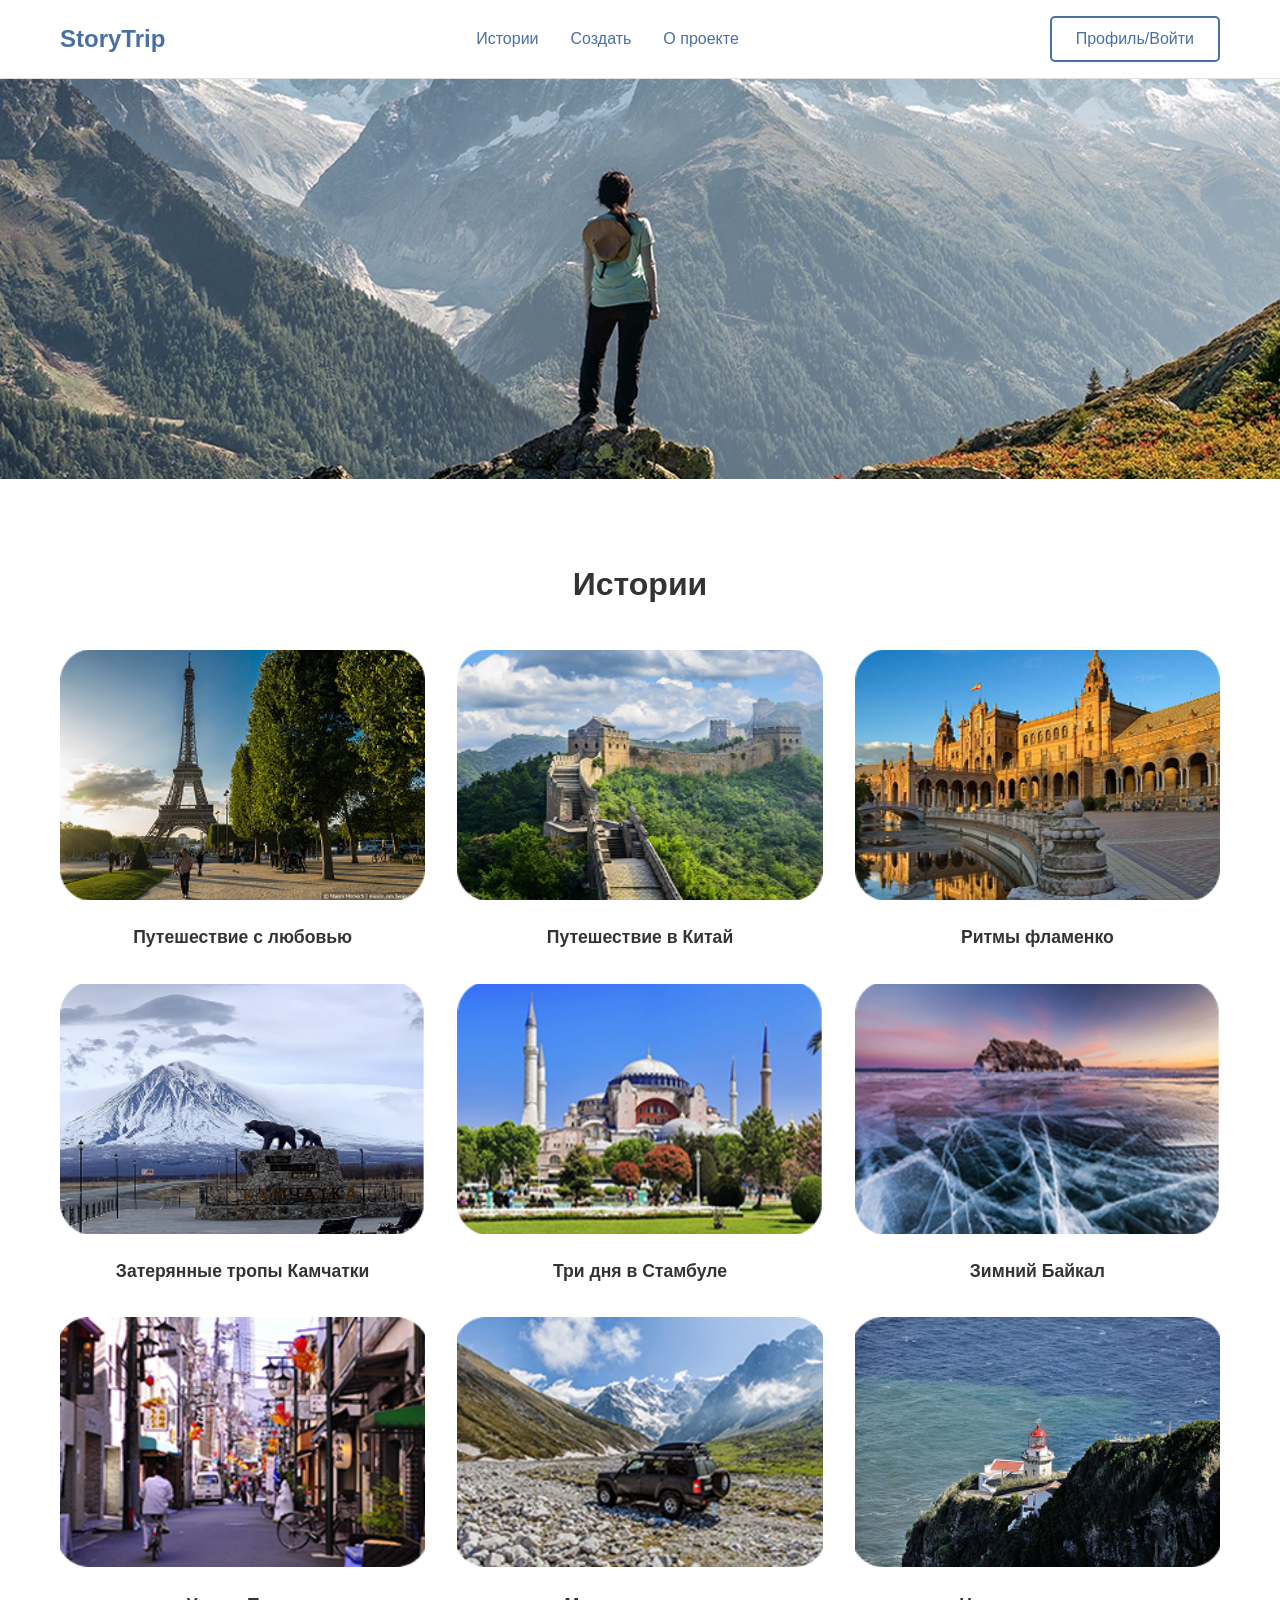
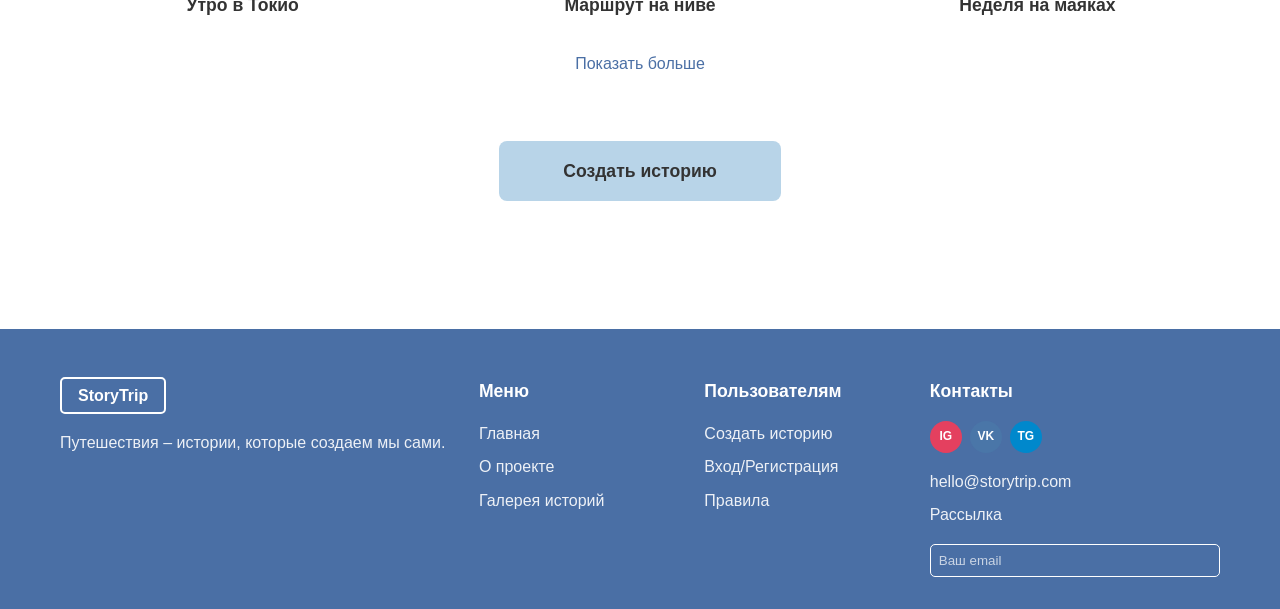
<file: index.html>
<!DOCTYPE html>
<html lang="ru">

<head>
    <meta charset="UTF-8">
    <meta name="viewport" content="width=device-width, initial-scale=1.0">
    <title>StoryTrip - Главная</title>
    <link rel="stylesheet" href="styles.css">
</head>

<body>
    <header class="header">
        <nav class="navbar container">
            <a href="index.html" class="logo">StoryTrip</a>
            <ul class="nav-menu">
                <li><a href="gallery.html" class="nav-link">Истории</a></li>
                <li><a href="create.html" class="nav-link">Создать</a></li>
                <li><a href="about.html" class="nav-link">О проекте</a></li>
            </ul>
            <a href="profile.html" class="btn-profile">Профиль/Войти</a>
        </nav>
    </header>

    <section class="hero">
        <img src="images/main/hero.png" alt="Горы" class="hero-image">
    </section>

    <main class="container">
        <section class="stories-section">
            <h2 class="section-title">Истории</h2>

            <div class="stories-grid">
                <div class="story-card">
                    <img src="./images/main/trip_to_paris.png" alt="Париж">
                    <h3>Путешествие с любовью</h3>
                </div>

                <div class="story-card">
                    <img src="./images/main/trip_to_china.png" alt="Китай">
                    <h3>Путешествие в Китай</h3>
                </div>

                <div class="story-card">
                    <img src="./images/main/trip_to_flomenco.png" alt="Испания">
                    <h3>Ритмы фламенко</h3>
                </div>

                <div class="story-card">
                    <img src="./images/main/kamchatka.png" alt="Испания">
                    <h3>Затерянные тропы Камчатки</h3>
                </div>

                <div class="story-card">
                    <img src="./images/main/stambul.png" alt="Испания">
                    <h3>Три дня в Стамбуле</h3>
                </div>

                <div class="story-card">
                    <img src="./images/main/baikal.png" alt="Испания">
                    <h3>Зимний Байкал</h3>
                </div>

                <div class="story-card">
                    <img src="./images/main/tokyo.png" alt="Испания">
                    <h3>Утро в Токио</h3>
                </div>

                <div class="story-card">
                    <img src="./images/main/niva.png" alt="Испания">
                    <h3>Маршрут на ниве</h3>
                </div>

                <div class="story-card">
                    <img src="./images/main/maik.png" alt="Испания">
                    <h3>Неделя на маяках</h3>
                </div>
            </div>

            <div class="text-center">
                <a href="./gallery.html" class="show-more">Показать больше</a>
            </div>

            <div class="text-center mt-4">
                <a href="create.html" class="btn-primary btn-large">Создать историю</a>
            </div>
        </section>
    </main>

    <footer class="footer">
        <div class="container">
            <div class="footer-grid">
                <div class="footer-col">
                    <div class="footer-logo">StoryTrip</div>
                    <p>Путешествия – истории, которые создаем мы сами.</p>
                </div>

                <div class="footer-col">
                    <h4>Меню</h4>
                    <ul>
                        <li><a href="index.html">Главная</a></li>
                        <li><a href="about.html">О проекте</a></li>
                        <li><a href="#">Галерея историй</a></li>
                    </ul>
                </div>

                <div class="footer-col">
                    <h4>Пользователям</h4>
                    <ul>
                        <li><a href="create.html">Создать историю</a></li>
                        <li><a href="#">Вход/Регистрация</a></li>
                        <li><a href="#">Правила</a></li>
                    </ul>
                </div>

                <div class="footer-col">
                    <h4>Контакты</h4>
                    <div class="social-icons">
                        <span class="social-icon instagram">IG</span>
                        <span class="social-icon vk">VK</span>
                        <span class="social-icon telegram">TG</span>
                    </div>
                    <p>hello@storytrip.com</p>
                    <p>Рассылка</p>
                    <input type="email" placeholder="Ваш email" class="email-input">
                </div>
            </div>
        </div>
    </footer>
</body>

</html>
</file>
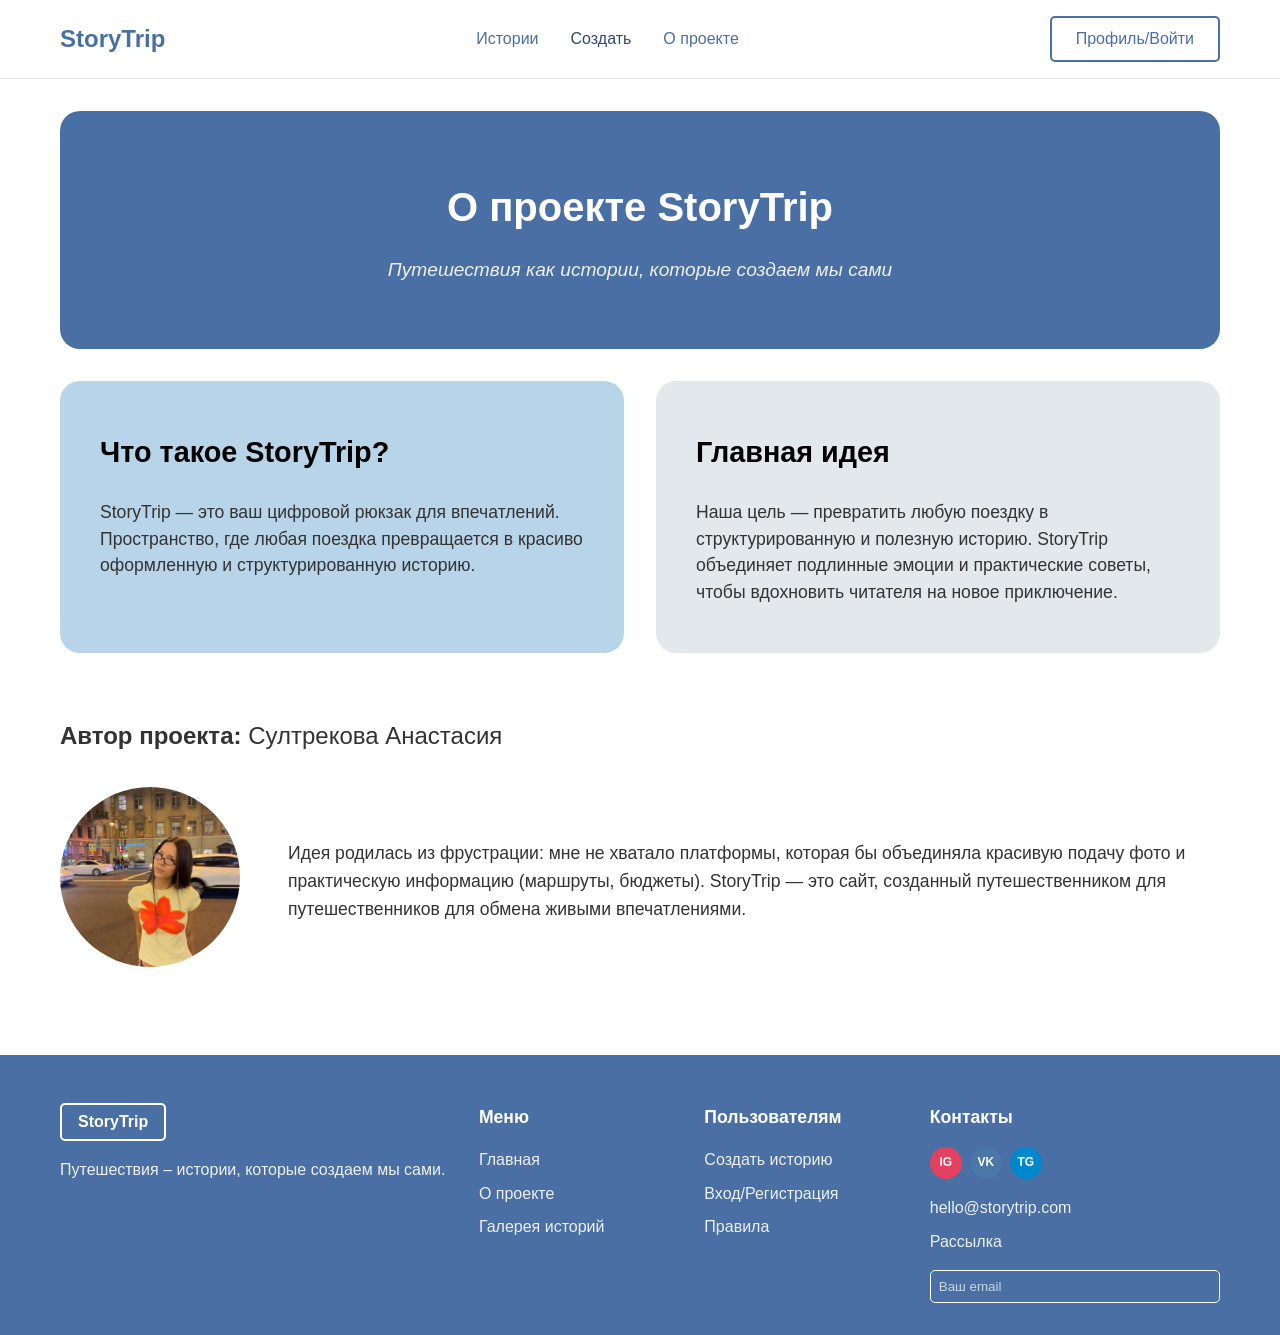
<file: about.html>
<!DOCTYPE html>
<html lang="ru">

<head>
  <meta charset="UTF-8">
  <meta name="viewport" content="width=device-width, initial-scale=1.0">
  <title>Создать историю - StoryTrip</title>
  <link rel="stylesheet" href="about.css">
</head>

<body>
  <header class="header">
    <nav class="navbar container">
      <a href="index.html" class="logo">StoryTrip</a>
      <ul class="nav-menu">
        <li><a href="gallery.html" class="nav-link">Истории</a></li>
        <li><a href="create.html" class="nav-link active">Создать</a></li>
        <li><a href="about.html" class="nav-link">О проекте</a></li>
      </ul>
      <a href="profile.html" class="btn-profile">Профиль/Войти</a>
    </nav>
  </header>

  <main class="container">
    <section class="about-hero">
      <h1>О проекте StoryTrip</h1>
      <p>Путешествия как истории, которые создаем мы сами</p>
    </section>

    <section class="about-grid">
      <div class="about-card blue-card">
        <h2>Что такое StoryTrip?</h2>
        <p>StoryTrip — это ваш цифровой рюкзак для впечатлений. Пространство, где любая поездка превращается в красиво
          оформленную и структурированную историю.</p>
      </div>
      <div class="about-card gray-card">
        <h2>Главная идея</h2>
        <p>Наша цель — превратить любую поездку в структурированную и полезную историю. StoryTrip объединяет подлинные
          эмоции и практические советы, чтобы вдохновить читателя на новое приключение.</p>
      </div>
    </section>

    <section class="author-section">
      <h2 class="author-title">Автор проекта: <span>Султрекова Анастасия</span></h2>
      <div class="author-content">
        <div class="author-avatar">
          <img src="./images/about/me.png" alt="Султрекова Анастасия">
        </div>
        <div class="author-description">
          <p>Идея родилась из фрустрации: мне не хватало платформы, которая бы объединяла красивую подачу фото и
            практическую информацию (маршруты, бюджеты). StoryTrip — это сайт, созданный путешественником для
            путешественников для обмена живыми впечатлениями.</p>
        </div>
      </div>
    </section>
  </main>

  <footer class="footer">
    <div class="container">
      <div class="footer-grid">
        <div class="footer-col">
          <div class="footer-logo">StoryTrip</div>
          <p>Путешествия – истории, которые создаем мы сами.</p>
        </div>

        <div class="footer-col">
          <h4>Меню</h4>
          <ul>
            <li><a href="index.html">Главная</a></li>
            <li><a href="#">О проекте</a></li>
            <li><a href="#">Галерея историй</a></li>
          </ul>
        </div>

        <div class="footer-col">
          <h4>Пользователям</h4>
          <ul>
            <li><a href="create.html">Создать историю</a></li>
            <li><a href="profile.html">Вход/Регистрация</a></li>
            <li><a href="#">Правила</a></li>
          </ul>
        </div>

        <div class="footer-col">
          <h4>Контакты</h4>
          <div class="social-icons">
            <span class="social-icon instagram">IG</span>
            <span class="social-icon vk">VK</span>
            <span class="social-icon telegram">TG</span>
          </div>
          <p>hello@storytrip.com</p>
          <p>Рассылка</p>
          <input type="email" placeholder="Ваш email" class="email-input">
        </div>
      </div>
    </div>
  </footer>
</body>

</html>
</file>
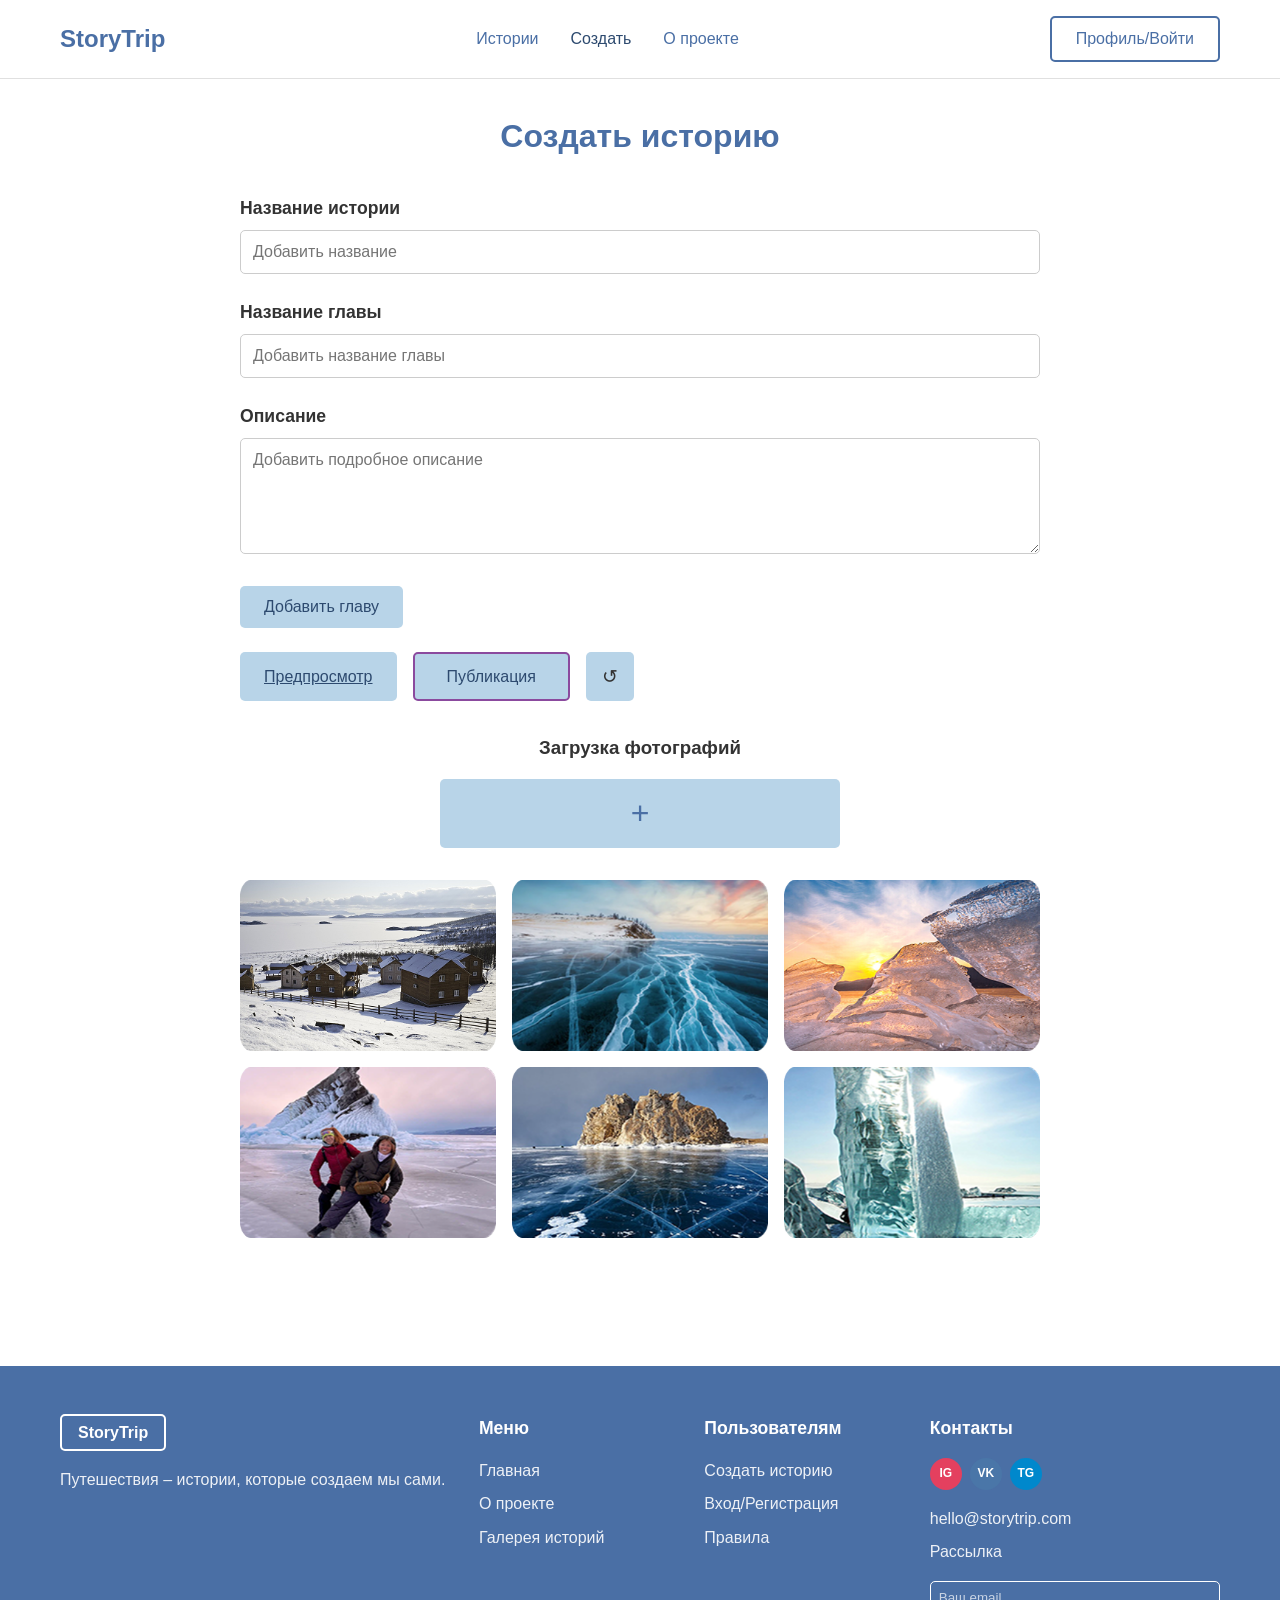
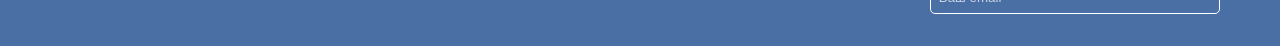
<file: create.html>
<!DOCTYPE html>
<html lang="ru">

<head>
    <meta charset="UTF-8">
    <meta name="viewport" content="width=device-width, initial-scale=1.0">
    <title>Создать историю - StoryTrip</title>
    <link rel="stylesheet" href="create.css">
</head>

<body>
    <header class="header">
        <nav class="navbar container">
            <a href="index.html" class="logo">StoryTrip</a>
            <ul class="nav-menu">
                <li><a href="gallery.html" class="nav-link">Истории</a></li>
                <li><a href="create.html" class="nav-link active">Создать</a></li>
                <li><a href="about.html" class="nav-link">О проекте</a></li>
            </ul>
            <a href="profile.html" class="btn-profile">Профиль/Войти</a>
        </nav>
    </header>

    <main class="container">
        <section class="create-section">
            <h1 class="page-title">Создать историю</h1>

            <form class="create-form">
                <div class="form-group">
                    <label for="story-title">Название истории</label>
                    <input type="text" id="story-title" placeholder="Добавить название">
                </div>

                <div class="form-group">
                    <label for="chapter-title">Название главы</label>
                    <input type="text" id="chapter-title" placeholder="Добавить название главы">
                </div>

                <div class="form-group">
                    <label for="description">Описание</label>
                    <textarea id="description" rows="5" placeholder="Добавить подробное описание"></textarea>
                </div>

                <div class="form-actions">
                    <button type="button" class="btn-secondary">Добавить главу</button>
                </div>

                <div class="form-actions">
                    <a href="preview.html" class="btn-secondary">Предпросмотр</a>
                    <button type="submit" class="btn-publish">Публикация</button>
                    <button type="reset" class="btn-undo">↺</button>
                </div>

                <div class="upload-section">
                    <h3>Загрузка фотографий</h3>
                    <button type="button" class="btn-upload">+</button>
                </div>

                <div class="photos-grid">
                    <div class="photo-item">
                        <img src="./images/create/houses.png" alt="Фото 1">
                    </div>
                    <div class="photo-item">
                        <img src="./images/create/ice_with_snow.png" alt="Фото 2">
                    </div>
                    <div class="photo-item">
                        <img src="./images/create/ice_with_sun.png" alt="Фото 3">
                    </div>
                    <div class="photo-item">
                        <img src="./images/create/two_people.png" alt="Фото 4">
                    </div>
                    <div class="photo-item">
                        <img src="./images/create/mountain.png" alt="Фото 5">
                    </div>
                    <div class="photo-item">
                        <img src="./images/create/ice.png" alt="Фото 6">
                    </div>
                </div>
            </form>
        </section>
    </main>

    <footer class="footer">
        <div class="container">
            <div class="footer-grid">
                <div class="footer-col">
                    <div class="footer-logo">StoryTrip</div>
                    <p>Путешествия – истории, которые создаем мы сами.</p>
                </div>

                <div class="footer-col">
                    <h4>Меню</h4>
                    <ul>
                        <li><a href="index.html">Главная</a></li>
                        <li><a href="about.html">О проекте</a></li>
                        <li><a href="#">Галерея историй</a></li>
                    </ul>
                </div>

                <div class="footer-col">
                    <h4>Пользователям</h4>
                    <ul>
                        <li><a href="create.html">Создать историю</a></li>
                        <li><a href="profile.html">Вход/Регистрация</a></li>
                        <li><a href="#">Правила</a></li>
                    </ul>
                </div>

                <div class="footer-col">
                    <h4>Контакты</h4>
                    <div class="social-icons">
                        <span class="social-icon instagram">IG</span>
                        <span class="social-icon vk">VK</span>
                        <span class="social-icon telegram">TG</span>
                    </div>
                    <p>hello@storytrip.com</p>
                    <p>Рассылка</p>
                    <input type="email" placeholder="Ваш email" class="email-input">
                </div>
            </div>
        </div>
    </footer>
</body>

</html>
</file>
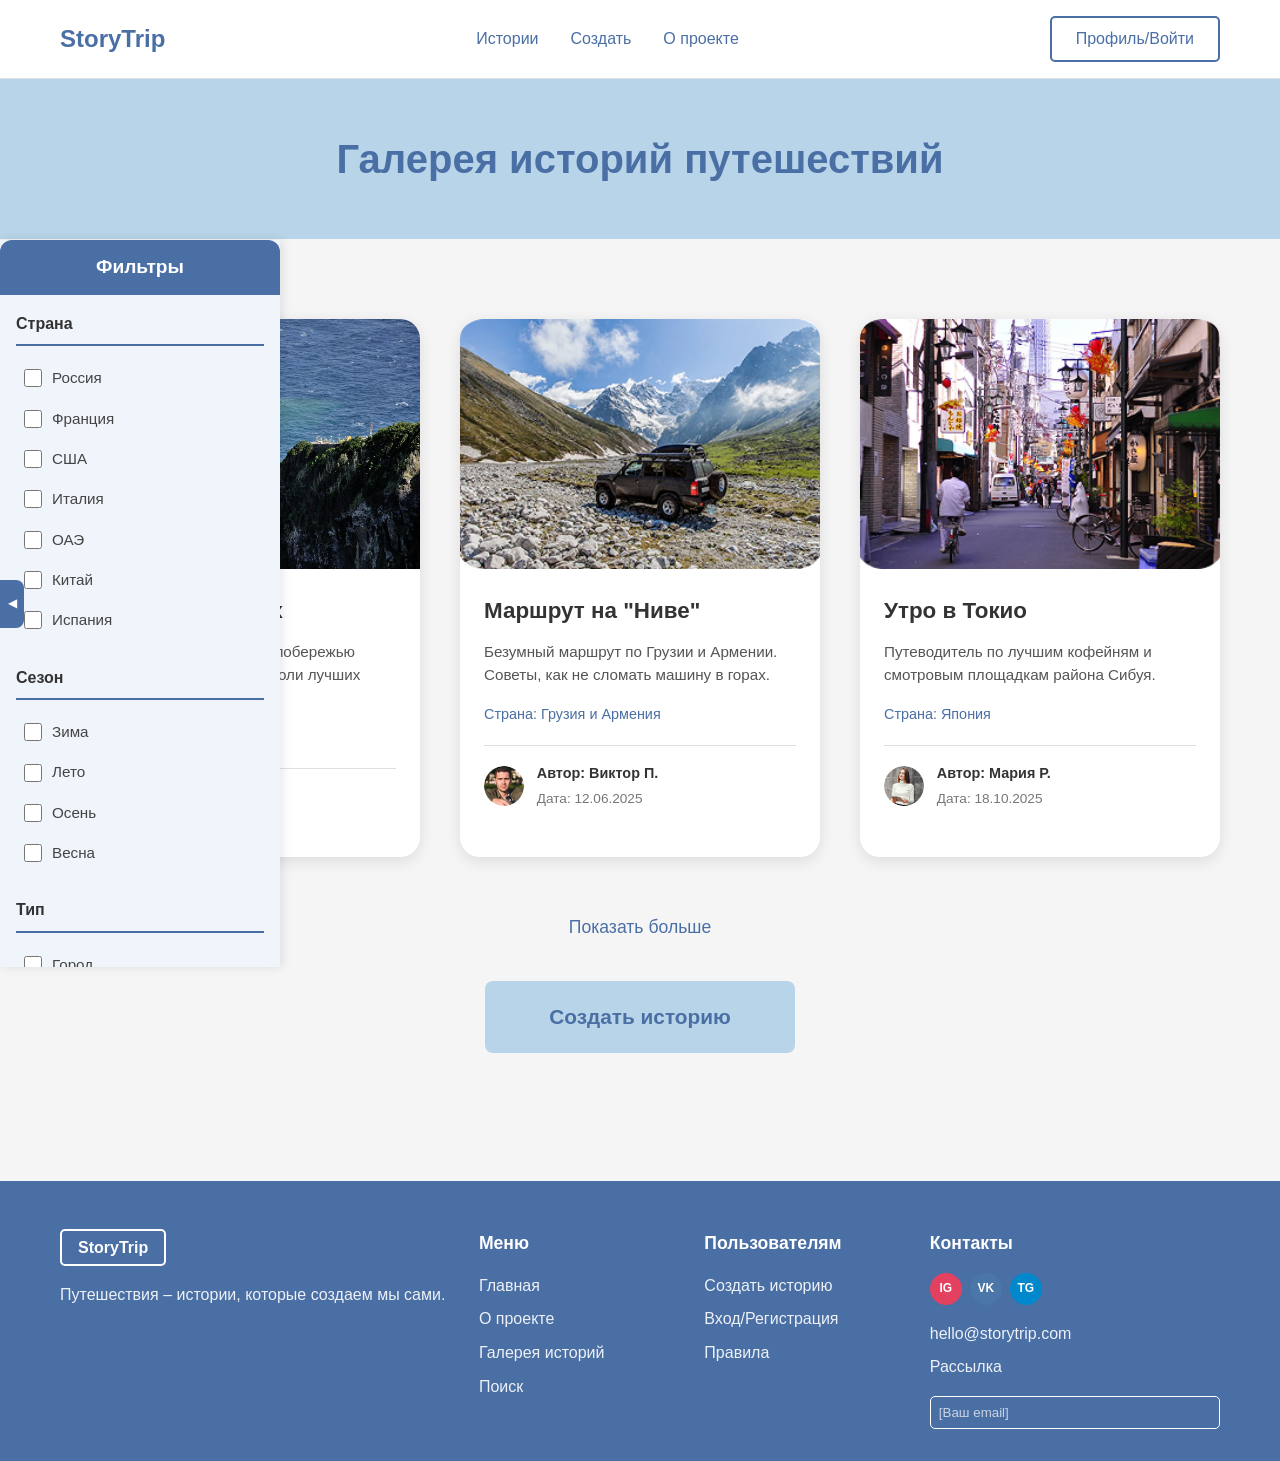
<file: gallery.html>
<!DOCTYPE html>
<html lang="ru">

<head>
  <meta charset="UTF-8">
  <meta name="viewport" content="width=device-width, initial-scale=1.0">
  <title>Галерея историй - StoryTrip</title>
  <link rel="stylesheet" href="gallery.css">
</head>

<body>


  <header class="header">
    <nav class="navbar container">
      <a href="index.html" class="logo">StoryTrip</a>
      <ul class="nav-menu">
        <li><a href="gallery.html" class="nav-link">Истории</a></li>
        <li><a href="create.html" class="nav-link">Создать</a></li>
        <li><a href="about.html" class="nav-link">О проекте</a></li>
      </ul>
      <a href="profile.html" class="btn-profile">Профиль/Войти</a>
    </nav>
  </header>

  <main>
    <div class="container">


      <aside class="sidebar-filters">
        <div class="sidebar-toggle sidebar-toggle-left">
          <span>◀</span>
        </div>

        <div class="filters-content">
          <div class="filters-header">
            <h3>Фильтры</h3>
          </div>

          <div class="filters-body">
            <div class="filter-section">
              <h4>Страна</h4>
              <label class="checkbox-label">
                <input type="checkbox" name="country" value="russia">
                <span>Россия</span>
              </label>
              <label class="checkbox-label">
                <input type="checkbox" name="country" value="france">
                <span>Франция</span>
              </label>
              <label class="checkbox-label">
                <input type="checkbox" name="country" value="usa">
                <span>США</span>
              </label>
              <label class="checkbox-label">
                <input type="checkbox" name="country" value="italy">
                <span>Италия</span>
              </label>
              <label class="checkbox-label">
                <input type="checkbox" name="country" value="uae">
                <span>ОАЭ</span>
              </label>
              <label class="checkbox-label">
                <input type="checkbox" name="country" value="china">
                <span>Китай</span>
              </label>
              <label class="checkbox-label">
                <input type="checkbox" name="country" value="spain">
                <span>Испания</span>
              </label>
            </div>

            <div class="filter-section">
              <h4>Сезон</h4>
              <label class="checkbox-label">
                <input type="checkbox" name="season" value="winter">
                <span>Зима</span>
              </label>
              <label class="checkbox-label">
                <input type="checkbox" name="season" value="summer">
                <span>Лето</span>
              </label>
              <label class="checkbox-label">
                <input type="checkbox" name="season" value="autumn">
                <span>Осень</span>
              </label>
              <label class="checkbox-label">
                <input type="checkbox" name="season" value="spring">
                <span>Весна</span>
              </label>
            </div>

            <div class="filter-section">
              <h4>Тип</h4>
              <label class="checkbox-label">
                <input type="checkbox" name="type" value="city">
                <span>Город</span>
              </label>
              <label class="checkbox-label">
                <input type="checkbox" name="type" value="nature">
                <span>Природа</span>
              </label>
              <label class="checkbox-label">
                <input type="checkbox" name="type" value="coast">
                <span>Побережье</span>
              </label>
              <label class="checkbox-label">
                <input type="checkbox" name="type" value="mountains">
                <span>Горы</span>
              </label>
              <label class="checkbox-label">
                <input type="checkbox" name="type" value="parks">
                <span>Парки</span>
              </label>
            </div>
          </div>
        </div>

        <div class="sidebar-toggle sidebar-toggle-right">
          <span>▶</span>
        </div>
      </aside>
    </div>
    <section class="hero">
      <div class="container">
        <h1 class="hero-title">Галерея историй путешествий</h1>
      </div>
    </section>

    <section class="stories-section">
      <div class="container">
        <div class="stories-grid">
          <!-- Card 1 -->
          <a href="./story.html"class="story-card">
            <div class="story-image">
              <img src="./images/gallery/maik.png" alt="Маяк в Португалии">
            </div>
            <div class="story-content">
              <h3 class="story-title">Неделя на маяках</h3>
              <p class="story-description">
                7 дней по Атлантическому побережью Португалии. Все явки и пароли лучших маяков.
              </p>
              <p class="story-country">Страна: Португалия</p>
              <div class="story-meta">
                <div class="story-author">
                  <img src="./images/gallery/anna.png" alt="Анна 3." class="author-avatar">
                  <div class="author-info">
                    <span class="author-name">Автор: Анна 3.</span>
                    <span class="story-date">Дата: 25.09.2025</span>
                  </div>
                </div>
              </div>
            </div>
          </a>

          <!-- Card 2 -->
          <a class="story-card">
            <div class="story-image">
              <img src="./images/gallery/niva.png" alt="Нива в горах">
            </div>
            <div class="story-content">
              <h3 class="story-title">Маршрут на "Ниве"</h3>
              <p class="story-description">
                Безумный маршрут по Грузии и Армении. Советы, как не сломать машину в горах.
              </p>
              <p class="story-country">Страна: Грузия и Армения</p>
              <div class="story-meta">
                <div class="story-author">
                  <img src="./images/gallery/victor.png" alt="Виктор П." class="author-avatar">
                  <div class="author-info">
                    <span class="author-name">Автор: Виктор П.</span>
                    <span class="story-date">Дата: 12.06.2025</span>
                  </div>
                </div>
              </div>
            </div>
          </a>

          <!-- Card 3 -->
          <a class="story-card">
            <div class="story-image">
              <img src="./images/gallery/tokyo.png" alt="Улица в Токио">
            </div>
            <div class="story-content">
              <h3 class="story-title">Утро в Токио</h3>
              <p class="story-description">
                Путеводитель по лучшим кофейням и смотровым площадкам района Сибуя.
              </p>
              <p class="story-country">Страна: Япония</p>
              <div class="story-meta">
                <div class="story-author">
                  <img src="./images/gallery/marya.png" alt="Мария Р." class="author-avatar">
                  <div class="author-info">
                    <span class="author-name">Автор: Мария Р.</span>
                    <span class="story-date">Дата: 18.10.2025</span>
                  </div>
                </div>
              </div>
            </div>
          </a>
        </div>

        <div class="text-center">
          <a href="#" class="show-more">Показать больше</a>
        </div>

        <div class="text-center mt-4">
          <a href="create.html" class="btn-primary btn-large">Создать историю</a>
        </div>
      </div>
    </section>
  </main>

  <footer class="footer">
    <div class="container">
      <div class="footer-grid">
        <div class="footer-col">
          <div class="footer-logo">StoryTrip</div>
          <p>Путешествия – истории, которые создаем мы сами.</p>
        </div>

        <div class="footer-col">
          <h4>Меню</h4>
          <ul>
            <li><a href="index.html">Главная</a></li>
            <li><a href="about.html">О проекте</a></li>
            <li><a href="gallery.html">Галерея историй</a></li>
            <li><a href="#">Поиск</a></li>
          </ul>
        </div>

        <div class="footer-col">
          <h4>Пользователям</h4>
          <ul>
            <li><a href="create.html">Создать историю</a></li>
            <li><a href="profile.html">Вход/Регистрация</a></li>
            <li><a href="#">Правила</a></li>
            <!-- <li><a href="#">Помощь/ FAQ</a></li> -->
          </ul>
        </div>

        <div class="footer-col">
          <h4>Контакты</h4>
          <div class="social-icons">
            <span class="social-icon instagram">IG</span>
            <span class="social-icon vk">VK</span>
            <span class="social-icon telegram">TG</span>
          </div>
          <p>hello@storytrip.com</p>
          <p>Рассылка</p>
          <input type="email" placeholder="[Ваш email]" class="email-input">
        </div>
      </div>
    </div>
  </footer>
  <script>
    // Sidebar toggle functionality
    document.querySelector('.sidebar-toggle-left').addEventListener('click', function () {
      document.querySelector('.sidebar-filters').classList.toggle('collapsed');
    });

    document.querySelector('.sidebar-toggle-right').addEventListener('click', function () {
      document.querySelector('.sidebar-filters').classList.remove('collapsed');
    });
  </script>
</body>

</html>
</file>
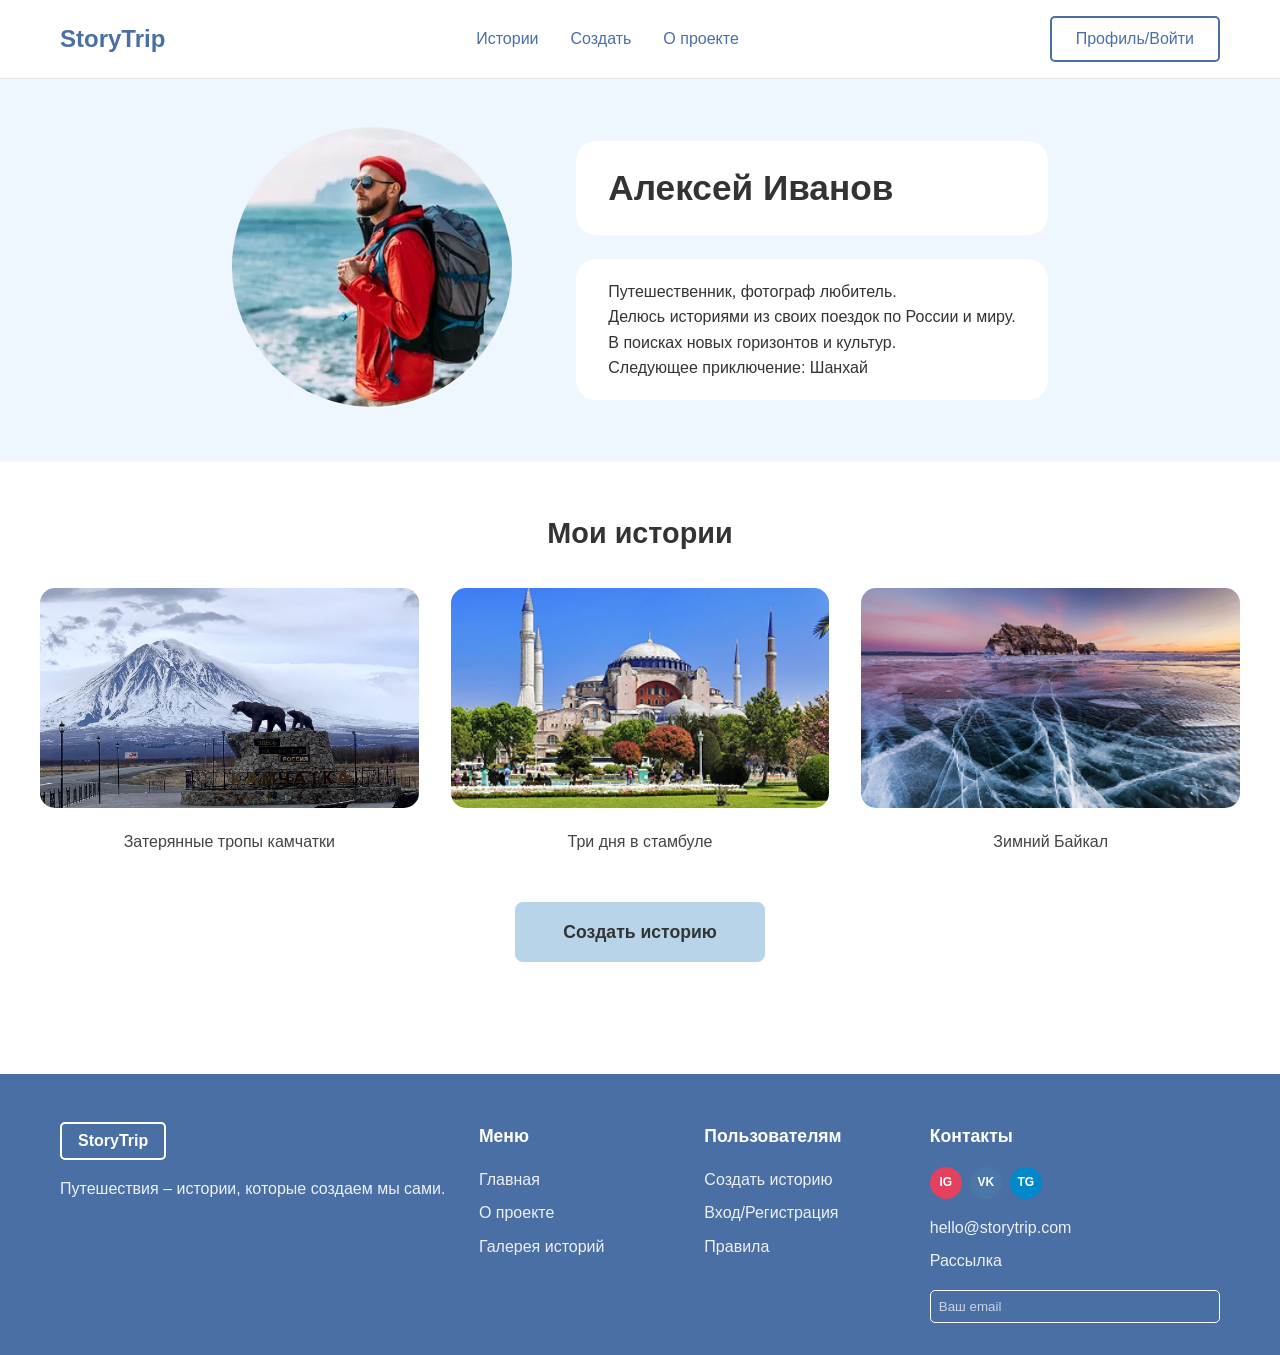
<file: profile.html>
<!DOCTYPE html>
<html lang="ru">

<head>
  <meta charset="UTF-8">
  <meta name="viewport" content="width=device-width, initial-scale=1.0">
  <title>Профиль - StoryTrip</title>
  <link rel="stylesheet" href="profile.css">
</head>

<body>
  <header class="header">
    <nav class="navbar container">
      <a href="index.html" class="logo">StoryTrip</a>
      <ul class="nav-menu">
        <li><a href="gallery.html" class="nav-link">Истории</a></li>
        <li><a href="create.html" class="nav-link">Создать</a></li>
        <li><a href="about.html" class="nav-link">О проекте</a></li>
      </ul>
      <a href="profile.html" class="btn-profile">Профиль/Войти</a>
    </nav>
  </header>

  <main>
    <section class="profile-header">
      <div class="container profile-wrapper">
        <div class="profile-avatar">
          <img src="./images/profile/profile.png" alt="Алексей Иванов">
        </div>
        <div class="profile-content">
          <div class="profile-name-box">
            <h1>Алексей Иванов</h1>
          </div>
          <div class="profile-bio-box">
            <p>Путешественник, фотограф любитель.<br>
              Делюсь историями из своих поездок по России и миру.<br>
              В поисках новых горизонтов и культур.<br>
              Следующее приключение: Шанхай</p>
          </div>
        </div>
      </div>
    </section>

    <section class="container stories-section">
      <h2 class="section-title">Мои истории</h2>
      <div class="stories-grid">
        <div class="story-card">
          <img src="./images/profile/kamchtka.png" alt="Камчатка">
          <h3>Затерянные тропы камчатки</h3>
        </div>
        <div class="story-card">
          <img src="./images/profile/stambul.png" alt="Стамбул">
          <h3>Три дня в стамбуле</h3>
        </div>
        <div class="story-card">
          <img src="./images/profile/baikal.png" alt="Байкал">
          <h3>Зимний Байкал</h3>
        </div>
      </div>

      <div class="text-center">
        <a class="btn-primary" href="./create.html">Создать историю</a>
      </div>
    </section>
  </main>

  <footer class="footer">
    <div class="container">
      <div class="footer-grid">
        <div class="footer-col">
          <div class="footer-logo">StoryTrip</div>
          <p>Путешествия – истории, которые создаем мы сами.</p>
        </div>

        <div class="footer-col">
          <h4>Меню</h4>
          <ul>
            <li><a href="index.html">Главная</a></li>
            <li><a href="about.html">О проекте</a></li>
            <li><a href="gallery.html">Галерея историй</a></li>
          </ul>
        </div>

        <div class="footer-col">
          <h4>Пользователям</h4>
          <ul>
            <li><a href="create.html">Создать историю</a></li>
            <li><a href="profile.html">Вход/Регистрация</a></li>
            <li><a href="#">Правила</a></li>
          </ul>
        </div>

        <div class="footer-col">
          <h4>Контакты</h4>
          <div class="social-icons">
            <span class="social-icon instagram">IG</span>
            <span class="social-icon vk">VK</span>
            <span class="social-icon telegram">TG</span>
          </div>
          <p>hello@storytrip.com</p>
          <p>Рассылка</p>
          <input type="email" placeholder="Ваш email" class="email-input">
        </div>
      </div>
    </div>
  </footer>
</body>

</html>
</file>
<file: styles.css>
* {
  margin: 0;
  padding: 0;
  box-sizing: border-box;
}

body {
  font-family:
    -apple-system, BlinkMacSystemFont, "Segoe UI", Roboto, Oxygen, Ubuntu,
    Cantarell, sans-serif;
  line-height: 1.6;
  color: #333;
  background-color: #fff;
}

.container {
  max-width: 1200px;
  margin: 0 auto;
  padding: 0 20px;
}

/* Header */
.header {
  background: #fff;
  border-bottom: 1px solid #e0e0e0;
  padding: 1rem 0;
  position: sticky;
  top: 0;
  z-index: 100;
}

.navbar {
  display: flex;
  justify-content: space-between;
  align-items: center;
}

.logo {
  font-size: 1.5rem;
  font-weight: 600;
  color: #4a6fa5;
  text-decoration: none;
}

.nav-menu {
  display: flex;
  list-style: none;
  gap: 2rem;
}

.nav-link {
  text-decoration: none;
  color: #4a6fa5;
  font-weight: 500;
  transition: color 0.3s;
}

.nav-link:hover,
.nav-link.active {
  color: #2d4a6f;
}

.btn-profile {
  padding: 0.5rem 1.5rem;
  border: 2px solid #4a6fa5;
  color: #4a6fa5;
  text-decoration: none;
  border-radius: 5px;
  font-weight: 500;
  transition: all 0.3s;
}

.btn-profile:hover {
  background: #4a6fa5;
  color: #fff;
}

/* Hero Section */
.hero {
  width: 100%;
  margin-bottom: 3rem;
}

.hero-image {
  width: 100%;
  height: 400px;
  object-fit: cover;
  display: block;
}

/* Stories Section */
.stories-section {
  padding: 2rem 0 4rem;
}

.section-title {
  text-align: center;
  font-size: 2rem;
  margin-bottom: 2.5rem;
  color: #333;
}

.stories-grid {
  display: grid;
  grid-template-columns: repeat(3, 1fr);
  gap: 2rem;
  margin-bottom: 2rem;
}

.story-card {
  text-align: center;
}

.story-card img {
  width: 100%;
  height: 250px;
  object-fit: cover;
  border-radius: 10px;
  margin-bottom: 1rem;
  transition: transform 0.3s;
}

.story-card:hover img {
  transform: scale(1.02);
}

.story-card h3 {
  font-size: 1.1rem;
  color: #333;
}

.show-more {
  display: inline-block;
  color: #4a6fa5;
  text-decoration: none;
  margin-bottom: 2rem;
  transition: color 0.3s;
}

.show-more:hover {
  color: #2d4a6f;
  text-decoration: underline;
}

/* Buttons */
.btn-primary {
  display: inline-block;
  padding: 1rem 3rem;
  background: #b8d4e8;
  color: #333;
  text-decoration: none;
  border-radius: 8px;
  font-weight: 600;
  font-size: 1.1rem;
  transition: background 0.3s;
  border: none;
  cursor: pointer;
}

.btn-primary:hover {
  background: #a0c4d8;
}

.btn-large {
  padding: 1rem 4rem;
}

.btn-secondary {
  padding: 0.75rem 1.5rem;
  background: #b8d4e8;
  color: #333;
  border: none;
  border-radius: 5px;
  font-size: 1rem;
  cursor: pointer;
  transition: background 0.3s;
}

.btn-secondary:hover {
  background: #a0c4d8;
}

.btn-publish {
  padding: 0.75rem 2rem;
  background: #b8d4e8;
  color: #333;
  border: 2px solid #8b4a9e;
  border-radius: 5px;
  font-size: 1rem;
  cursor: pointer;
  transition: all 0.3s;
}

.btn-publish:hover {
  background: #a0c4d8;
}

.btn-undo {
  padding: 0.75rem 1rem;
  background: #b8d4e8;
  color: #333;
  border: none;
  border-radius: 5px;
  font-size: 1.2rem;
  cursor: pointer;
  transition: background 0.3s;
}

.btn-undo:hover {
  background: #a0c4d8;
}

.btn-upload {
  width: 100%;
  max-width: 400px;
  padding: 1rem;
  background: #b8d4e8;
  border: none;
  border-radius: 5px;
  font-size: 2rem;
  color: #4a6fa5;
  cursor: pointer;
  transition: background 0.3s;
  margin: 1rem auto;
  display: block;
}

.btn-upload:hover {
  background: #a0c4d8;
}

/* Create Story Page */
.create-section {
  padding: 2rem 0 4rem;
}

.page-title {
  text-align: center;
  font-size: 2rem;
  color: #4a6fa5;
  margin-bottom: 2rem;
}

.create-form {
  max-width: 800px;
  margin: 0 auto;
}

.form-group {
  margin-bottom: 1.5rem;
}

.form-group label {
  display: block;
  margin-bottom: 0.5rem;
  font-weight: 600;
  color: #333;
  font-size: 1.1rem;
}

.form-group input,
.form-group textarea {
  width: 100%;
  padding: 0.75rem;
  border: 1px solid #ccc;
  border-radius: 5px;
  font-size: 1rem;
  font-family: inherit;
}

.form-group input:focus,
.form-group textarea:focus {
  outline: none;
  border-color: #4a6fa5;
}

.form-actions {
  display: flex;
  gap: 1rem;
  margin-bottom: 1.5rem;
  flex-wrap: wrap;
}

.upload-section {
  text-align: center;
  margin: 2rem 0;
}

.upload-section h3 {
  margin-bottom: 1rem;
  color: #333;
}

.photos-grid {
  display: grid;
  grid-template-columns: repeat(3, 1fr);
  gap: 1rem;
  margin-top: 2rem;
}

.photo-item {
  border-radius: 10px;
  overflow: hidden;
  aspect-ratio: 3/2;
}

.photo-item img {
  width: 100%;
  height: 100%;
  object-fit: cover;
  transition: transform 0.3s;
}

.photo-item:hover img {
  transform: scale(1.05);
}

/* Footer */
.footer {
  background: #4a6fa5;
  color: #fff;
  padding: 3rem 0 2rem;
  margin-top: 4rem;
}

.footer-grid {
  display: grid;
  grid-template-columns: 2fr 1fr 1fr 1.5fr;
  gap: 2rem;
}

.footer-logo {
  display: inline-block;
  border: 2px solid #fff;
  padding: 0.25rem 1rem;
  border-radius: 5px;
  margin-bottom: 1rem;
  font-weight: 600;
}

.footer h4 {
  margin-bottom: 1rem;
  font-size: 1.1rem;
}

.footer ul {
  list-style: none;
}

.footer ul li {
  margin-bottom: 0.5rem;
}

.footer ul li a {
  color: #fff;
  text-decoration: none;
  opacity: 0.9;
  transition: opacity 0.3s;
}

.footer ul li a:hover {
  opacity: 1;
  text-decoration: underline;
}

.social-icons {
  display: flex;
  gap: 0.5rem;
  margin-bottom: 1rem;
}

.social-icon {
  width: 32px;
  height: 32px;
  border-radius: 50%;
  display: flex;
  align-items: center;
  justify-content: center;
  font-size: 0.75rem;
  font-weight: bold;
  color: #fff;
  cursor: pointer;
}

.instagram {
  background: #e4405f;
}

.vk {
  background: #4a76a8;
}

.telegram {
  background: #0088cc;
}

.footer p {
  margin-bottom: 0.5rem;
  opacity: 0.9;
}

.email-input {
  width: 100%;
  padding: 0.5rem;
  margin-top: 0.5rem;
  border: 1px solid #fff;
  border-radius: 5px;
  background: transparent;
  color: #fff;
}

.email-input::placeholder {
  color: rgba(255, 255, 255, 0.7);
}

/* Utilities */
.text-center {
  text-align: center;
}

.mt-4 {
  margin-top: 2rem;
}

/* Responsive */
@media (max-width: 768px) {
  .nav-menu {
    display: none;
  }

  .stories-grid,
  .photos-grid {
    grid-template-columns: 1fr;
  }

  .footer-grid {
    grid-template-columns: 1fr;
  }

  .hero-image {
    height: 250px;
  }
}
</file>
<file: about.css>
* {
  margin: 0;
  padding: 0;
  box-sizing: border-box;
}

body {
  font-family:
    -apple-system, BlinkMacSystemFont, "Segoe UI", Roboto, Oxygen, Ubuntu,
    Cantarell, sans-serif;
  line-height: 1.6;
  color: #333;
  background-color: #fff;
}

.container {
  max-width: 1200px;
  margin: 0 auto;
  padding: 0 20px;
}

/* Header */
.header {
  background: #fff;
  border-bottom: 1px solid #e0e0e0;
  padding: 1rem 0;
  position: sticky;
  top: 0;
  z-index: 100;
}

.navbar {
  display: flex;
  justify-content: space-between;
  align-items: center;
}

.logo {
  font-size: 1.5rem;
  font-weight: 600;
  color: #4a6fa5;
  text-decoration: none;
}

.nav-menu {
  display: flex;
  list-style: none;
  gap: 2rem;
}

.nav-link {
  text-decoration: none;
  color: #4a6fa5;
  font-weight: 500;
  transition: color 0.3s;
}

.nav-link:hover,
.nav-link.active {
  color: #2d4a6f;
}

.btn-profile {
  padding: 0.5rem 1.5rem;
  border: 2px solid #4a6fa5;
  color: #4a6fa5;
  text-decoration: none;
  border-radius: 5px;
  font-weight: 500;
  transition: all 0.3s;
}

.btn-profile:hover {
  background: #4a6fa5;
  color: #fff;
}

/* Hero Section */
.hero {
  width: 100%;
  margin-bottom: 3rem;
}

.hero-image {
  width: 100%;
  height: 400px;
  object-fit: cover;
  display: block;
}

/* Stories Section */
.stories-section {
  padding: 2rem 0 4rem;
}

.section-title {
  text-align: center;
  font-size: 2rem;
  margin-bottom: 2.5rem;
  color: #333;
}

.stories-grid {
  display: grid;
  grid-template-columns: repeat(3, 1fr);
  gap: 2rem;
  margin-bottom: 2rem;
}

.story-card {
  text-align: center;
}

.story-card img {
  width: 100%;
  height: 250px;
  object-fit: cover;
  border-radius: 10px;
  margin-bottom: 1rem;
  transition: transform 0.3s;
}

.story-card:hover img {
  transform: scale(1.02);
}

.story-card h3 {
  font-size: 1.1rem;
  color: #333;
}

.show-more {
  display: inline-block;
  color: #4a6fa5;
  text-decoration: none;
  margin-bottom: 2rem;
  transition: color 0.3s;
}

.show-more:hover {
  color: #2d4a6f;
  text-decoration: underline;
}

/* Buttons */
.btn-primary {
  display: inline-block;
  padding: 1rem 3rem;
  background: #b8d4e8;
  color: #2d4a6f;
  text-decoration: none;
  border-radius: 8px;
  font-weight: 600;
  font-size: 1.1rem;
  transition: background 0.3s;
  border: none;
  cursor: pointer;
}

.btn-primary:hover {
  background: #a0c4d8;
}

.btn-large {
  padding: 1rem 4rem;
}

.btn-secondary {
  padding: 0.75rem 1.5rem;
  background: #b8d4e8;
  color: #2d4a6f;
  border: none;
  border-radius: 5px;
  font-size: 1rem;
  cursor: pointer;
  transition: background 0.3s;
}

.btn-secondary:hover {
  background: #a0c4d8;
}

.btn-publish {
  padding: 0.75rem 2rem;
  background: #b8d4e8;
  color: #2d4a6f;
  border: 2px solid #8b4a9e;
  border-radius: 5px;
  font-size: 1rem;
  cursor: pointer;
  transition: all 0.3s;
}

.btn-publish:hover {
  background: #a0c4d8;
}

.btn-undo {
  padding: 0.75rem 1rem;
  background: #b8d4e8;
  color: #2d4a6f;
  border: none;
  border-radius: 5px;
  font-size: 1.2rem;
  cursor: pointer;
  transition: background 0.3s;
}

.btn-undo:hover {
  background: #a0c4d8;
}

.btn-upload {
  width: 100%;
  max-width: 400px;
  padding: 1rem;
  background: #b8d4e8;
  border: none;
  border-radius: 5px;
  font-size: 2rem;
  color: #4a6fa5;
  cursor: pointer;
  transition: background 0.3s;
  margin: 1rem auto;
  display: block;
}

.btn-upload:hover {
  background: #a0c4d8;
}

/* Footer */
.footer {
  background: #4a6fa5;
  color: #fff;
  padding: 3rem 0 2rem;
  margin-top: 4rem;
}

.footer-grid {
  display: grid;
  grid-template-columns: 2fr 1fr 1fr 1.5fr;
  gap: 2rem;
}

.footer-logo {
  display: inline-block;
  border: 2px solid #fff;
  padding: 0.25rem 1rem;
  border-radius: 5px;
  margin-bottom: 1rem;
  font-weight: 600;
}

.footer h4 {
  margin-bottom: 1rem;
  font-size: 1.1rem;
}

.footer ul {
  list-style: none;
}

.footer ul li {
  margin-bottom: 0.5rem;
}

.footer ul li a {
  color: #fff;
  text-decoration: none;
  opacity: 0.9;
  transition: opacity 0.3s;
}

.footer ul li a:hover {
  opacity: 1;
  text-decoration: underline;
}

.social-icons {
  display: flex;
  gap: 0.5rem;
  margin-bottom: 1rem;
}

.social-icon {
  width: 32px;
  height: 32px;
  border-radius: 50%;
  display: flex;
  align-items: center;
  justify-content: center;
  font-size: 0.75rem;
  font-weight: bold;
  color: #fff;
  cursor: pointer;
}

.instagram {
  background: #e4405f;
}

.vk {
  background: #4a76a8;
}

.telegram {
  background: #0088cc;
}

.footer p {
  margin-bottom: 0.5rem;
  opacity: 0.9;
}

.email-input {
  width: 100%;
  padding: 0.5rem;
  margin-top: 0.5rem;
  border: 1px solid #fff;
  border-radius: 5px;
  background: transparent;
  color: #fff;
}

.email-input::placeholder {
  color: rgba(255, 255, 255, 0.7);
}

/* Utilities */
.text-center {
  text-align: center;
}

.mt-4 {
  margin-top: 2rem;
}

/* Responsive */
@media (max-width: 768px) {
  .nav-menu {
    display: none;
  }

  .stories-grid,
  .photos-grid {
    grid-template-columns: 1fr;
  }

  .footer-grid {
    grid-template-columns: 1fr;
  }

  .hero-image {
    height: 250px;
  }
}

/* О проекте: Главный баннер */
.about-hero {
  background-color: #4a6fa5; /* Синий фон как на фото */
  color: #fff;
  text-align: center;
  padding: 4rem 2rem;
  border-radius: 20px;
  margin: 2rem 0;
}

.about-hero h1 {
  font-size: 2.5rem;
  margin-bottom: 1rem;
}

.about-hero p {
  font-style: italic;
  font-size: 1.2rem;
  opacity: 0.9;
}

/* Сетка карточек */
.about-grid {
  display: grid;
  grid-template-columns: 1fr 1fr;
  gap: 2rem;
  margin-bottom: 4rem;
}

.about-card {
  padding: 3rem 2.5rem;
  border-radius: 20px;
}

.about-card h2 {
  font-size: 1.8rem;
  margin-bottom: 1.5rem;
  color: #000;
}

.about-card p {
  font-size: 1.1rem;
  line-height: 1.5;
  color: #333;
}

.blue-card {
  background-color: #b8d4e8; /* Светло-голубой */
}

.gray-card {
  background-color: #e3e8ed; /* Светло-серый */
}

/* Секция автора */
.author-section {
  margin-bottom: 5rem;
}

.author-title {
  font-size: 1.5rem;
  font-weight: 700;
  margin-bottom: 2rem;
}

.author-title span {
  font-weight: 400;
}

.author-content {
  display: flex;
  align-items: center;
  gap: 3rem;
}

.author-avatar img {
  width: 180px;
  height: 180px;
  border-radius: 50%;
  object-fit: cover;
}

.author-description {
  flex: 1;
  font-size: 1.1rem;
  line-height: 1.6;
  color: #333;
}

/* Адаптивность для мобилок */
@media (max-width: 768px) {
  .about-grid {
    grid-template-columns: 1fr;
  }

  .author-content {
    flex-direction: column;
    text-align: center;
  }

  .about-hero h1 {
    font-size: 1.8rem;
  }
}
</file>
<file: create.css>
* {
  margin: 0;
  padding: 0;
  box-sizing: border-box;
}

body {
  font-family:
    -apple-system, BlinkMacSystemFont, "Segoe UI", Roboto, Oxygen, Ubuntu,
    Cantarell, sans-serif;
  line-height: 1.6;
  color: #333;
  background-color: #fff;
}

.container {
  max-width: 1200px;
  margin: 0 auto;
  padding: 0 20px;
}

/* Header */
.header {
  background: #fff;
  border-bottom: 1px solid #e0e0e0;
  padding: 1rem 0;
  position: sticky;
  top: 0;
  z-index: 100;
}

.navbar {
  display: flex;
  justify-content: space-between;
  align-items: center;
}

.logo {
  font-size: 1.5rem;
  font-weight: 600;
  color: #4a6fa5;
  text-decoration: none;
}

.nav-menu {
  display: flex;
  list-style: none;
  gap: 2rem;
}

.nav-link {
  text-decoration: none;
  color: #4a6fa5;
  font-weight: 500;
  transition: color 0.3s;
}

.nav-link:hover,
.nav-link.active {
  color: #2d4a6f;
}

.btn-profile {
  padding: 0.5rem 1.5rem;
  border: 2px solid #4a6fa5;
  color: #4a6fa5;
  text-decoration: none;
  border-radius: 5px;
  font-weight: 500;
  transition: all 0.3s;
}

.btn-profile:hover {
  background: #4a6fa5;
  color: #fff;
}

/* Buttons */
.btn-primary {
  display: inline-block;
  padding: 1rem 3rem;
  background: #b8d4e8;
  color: #2d4a6f;
  text-decoration: none;
  border-radius: 8px;
  font-weight: 600;
  font-size: 1.1rem;
  transition: background 0.3s;
  border: none;
  cursor: pointer;
}

.btn-primary:hover {
  background: #a0c4d8;
}

.btn-large {
  padding: 1rem 4rem;
}

.btn-secondary {
  padding: 0.75rem 1.5rem;
  background: #b8d4e8;
  color: #2d4a6f;
  border: none;
  border-radius: 5px;
  font-size: 1rem;
  cursor: pointer;
  transition: background 0.3s;
}

.btn-secondary:hover {
  background: #a0c4d8;
}

.btn-publish {
  padding: 0.75rem 2rem;
  background: #b8d4e8;
  color: #2d4a6f;
  border: 2px solid #8b4a9e;
  border-radius: 5px;
  font-size: 1rem;
  cursor: pointer;
  transition: all 0.3s;
}

.btn-publish:hover {
  background: #a0c4d8;
}

.btn-undo {
  padding: 0.75rem 1rem;
  background: #b8d4e8;
  color: #333;
  border: none;
  border-radius: 5px;
  font-size: 1.2rem;
  cursor: pointer;
  transition: background 0.3s;
}

.btn-undo:hover {
  background: #a0c4d8;
}

.btn-upload {
  width: 100%;
  max-width: 400px;
  padding: 1rem;
  background: #b8d4e8;
  border: none;
  border-radius: 5px;
  font-size: 2rem;
  color: #4a6fa5;
  cursor: pointer;
  transition: background 0.3s;
  margin: 1rem auto;
  display: block;
}

.btn-upload:hover {
  background: #a0c4d8;
}
/* Create Story Page */
.create-section {
  padding: 2rem 0 4rem;
}

.page-title {
  text-align: center;
  font-size: 2rem;
  color: #4a6fa5;
  margin-bottom: 2rem;
}

.create-form {
  max-width: 800px;
  margin: 0 auto;
}

.form-group {
  margin-bottom: 1.5rem;
}

.form-group label {
  display: block;
  margin-bottom: 0.5rem;
  font-weight: 600;
  color: #333;
  font-size: 1.1rem;
}

.form-group input,
.form-group textarea {
  width: 100%;
  padding: 0.75rem;
  border: 1px solid #ccc;
  border-radius: 5px;
  font-size: 1rem;
  font-family: inherit;
}

.form-group input:focus,
.form-group textarea:focus {
  outline: none;
  border-color: #4a6fa5;
}

.form-actions {
  display: flex;
  gap: 1rem;
  margin-bottom: 1.5rem;
  flex-wrap: wrap;
}

.upload-section {
  text-align: center;
  margin: 2rem 0;
}

.upload-section h3 {
  margin-bottom: 1rem;
  color: #333;
}

.photos-grid {
  display: grid;
  grid-template-columns: repeat(3, 1fr);
  gap: 1rem;
  margin-top: 2rem;
}

.photo-item {
  border-radius: 10px;
  overflow: hidden;
  aspect-ratio: 3/2;
}

.photo-item img {
  width: 100%;
  height: 100%;
  object-fit: cover;
  transition: transform 0.3s;
}

.photo-item:hover img {
  transform: scale(1.05);
}

/* Footer */
.footer {
  background: #4a6fa5;
  color: #fff;
  padding: 3rem 0 2rem;
  margin-top: 4rem;
}

.footer-grid {
  display: grid;
  grid-template-columns: 2fr 1fr 1fr 1.5fr;
  gap: 2rem;
}

.footer-logo {
  display: inline-block;
  border: 2px solid #fff;
  padding: 0.25rem 1rem;
  border-radius: 5px;
  margin-bottom: 1rem;
  font-weight: 600;
}

.footer h4 {
  margin-bottom: 1rem;
  font-size: 1.1rem;
}

.footer ul {
  list-style: none;
}

.footer ul li {
  margin-bottom: 0.5rem;
}

.footer ul li a {
  color: #fff;
  text-decoration: none;
  opacity: 0.9;
  transition: opacity 0.3s;
}

.footer ul li a:hover {
  opacity: 1;
  text-decoration: underline;
}

.social-icons {
  display: flex;
  gap: 0.5rem;
  margin-bottom: 1rem;
}

.social-icon {
  width: 32px;
  height: 32px;
  border-radius: 50%;
  display: flex;
  align-items: center;
  justify-content: center;
  font-size: 0.75rem;
  font-weight: bold;
  color: #fff;
  cursor: pointer;
}

.instagram {
  background: #e4405f;
}

.vk {
  background: #4a76a8;
}

.telegram {
  background: #0088cc;
}

.footer p {
  margin-bottom: 0.5rem;
  opacity: 0.9;
}

.email-input {
  width: 100%;
  padding: 0.5rem;
  margin-top: 0.5rem;
  border: 1px solid #fff;
  border-radius: 5px;
  background: transparent;
  color: #fff;
}

.email-input::placeholder {
  color: rgba(255, 255, 255, 0.7);
}

/* Utilities */
.text-center {
  text-align: center;
}

.mt-4 {
  margin-top: 2rem;
}

/* Responsive */
@media (max-width: 768px) {
  .nav-menu {
    display: none;
  }

  .stories-grid,
  .photos-grid {
    grid-template-columns: 1fr;
  }

  .footer-grid {
    grid-template-columns: 1fr;
  }

  .hero-image {
    height: 250px;
  }
}
</file>
<file: gallery.css>
* {
  margin: 0;
  padding: 0;
  box-sizing: border-box;
}

body {
  position: relative;
  min-height: 100vh;
  font-family:
    -apple-system, BlinkMacSystemFont, "Segoe UI", Roboto, Oxygen, Ubuntu,
    Cantarell, sans-serif;
  line-height: 1.6;
  color: #333;
  background-color: #f5f5f5;
}

.container {
  max-width: 1200px;
  margin: 0 auto;
  padding: 0 20px;
}

/* Sidebar Filters */

.sidebar-filters {
  position: absolute;
  left: 0;
  top: 240px; /* Начинается сразу под хедером */
  max-height: calc(100vh - 73px - 100px);
  /* height: 700px; */
  bottom: 0;

  background: #f0f5fb;
  box-shadow: 2px 0 10px rgba(0, 0, 0, 0.1);
  z-index: 10; /* Снижаем, чтобы не перекрывало хедер при скролле */
  display: flex;
  transition: transform 0.3s ease;
}

.sidebar-filters.collapsed {
  transform: translateX(calc(-100% + 40px));
}

.sidebar-toggle {
  position: absolute;
  top: 50%;
  transform: translateY(-50%);
  width: 24px;
  height: 48px;
  background: #4a6fa5;
  border-radius: 0 8px 8px 0;
  cursor: pointer;
  display: flex;
  align-items: center;
  justify-content: center;
  color: #fff;
  font-size: 12px;
  transition: background 0.3s;
  z-index: 10;
}

.sidebar-toggle:hover {
  background: #2d4a6f;
}

.sidebar-toggle-left {
  left: 0;
  border-radius: 0 8px 8px 0;
}

.sidebar-toggle-right {
  right: -24px;
  border-radius: 8px 0 0 8px;
  display: none;
}

.sidebar-filters.collapsed .sidebar-toggle-left {
  border-radius: 0 8px 8px 0;
}

.sidebar-filters.collapsed .filters-content {
  display: none;
}

.sidebar-filters.collapsed .sidebar-toggle-right {
  display: flex;
  right: 0;
}

.filters-content {
  width: 280px;
  padding: 20px 16px;
  overflow-y: auto;

  width: 280px;
  padding: 20px 16px;
  /* Позволяет скроллить фильтры, если их очень много */
  position: sticky;
  top: 90px; /* Фильтры "залипнут" под хедером при прокрутке */
}

.filters-header {
  background: #4a6fa5;
  color: #fff;
  padding: 12px 16px;
  border-radius: 12px 12px 0 0;
  margin: -20px -16px 16px -16px;
}

.filters-header h3 {
  font-size: 1.2rem;
  font-weight: 600;
  text-align: center;
}

.filters-body {
  padding-bottom: 20px;
}

.filter-section {
  margin-bottom: 24px;
}

.filter-section h4 {
  font-size: 1rem;
  font-weight: 600;
  color: #333;
  margin-bottom: 12px;
  padding-bottom: 8px;
  border-bottom: 2px solid #4a6fa5;
}

.checkbox-label {
  display: flex;
  align-items: center;
  padding: 8px 0;
  cursor: pointer;
  transition: background 0.2s;
  border-radius: 6px;
  padding-left: 8px;
}

.checkbox-label:hover {
  background: rgba(74, 111, 165, 0.1);
}

.checkbox-label input[type="checkbox"] {
  width: 18px;
  height: 18px;
  margin-right: 10px;
  cursor: pointer;
  accent-color: #4a6fa5;
}

.checkbox-label span {
  font-size: 0.95rem;
  color: #444;
}

/* Main Content */
.main-content {
  margin-left: 280px;
  min-height: 100vh;
}

/* Header */
.header {
  background: #fff;
  border-bottom: 1px solid #e0e0e0;
  padding: 1rem 0;
  position: sticky;
  top: 0;
  z-index: 100;
}

.navbar {
  display: flex;
  justify-content: space-between;
  align-items: center;
}

.logo {
  font-size: 1.5rem;
  font-weight: 600;
  color: #4a6fa5;
  text-decoration: none;
}

.nav-menu {
  display: flex;
  list-style: none;
  gap: 2rem;
}

.nav-link {
  text-decoration: none;
  color: #4a6fa5;
  font-weight: 500;
  transition: color 0.3s;
}

.nav-link:hover,
.nav-link.active {
  color: #2d4a6f;
}

.btn-profile {
  padding: 0.5rem 1.5rem;
  border: 2px solid #4a6fa5;
  color: #4a6fa5;
  text-decoration: none;
  border-radius: 5px;
  font-weight: 500;
  transition: all 0.3s;
}

.btn-profile:hover {
  background: #4a6fa5;
  color: #fff;
}

/* Hero Section */
.hero {
  background: #b8d4e8;
  padding: 3rem 0;
  margin-bottom: 3rem;
}

.hero-title {
  text-align: center;
  font-size: 2.5rem;
  color: #4a6fa5;
  font-weight: 700;
}

/* Stories Section */
.stories-section {
  padding: 2rem 0 4rem;
}

.stories-grid {
  display: grid;
  grid-template-columns: repeat(3, 1fr);
  gap: 2.5rem;
  margin-bottom: 3rem;
}

.story-card {
  background: #fff;
  border-radius: 20px;
  overflow: hidden;
  box-shadow: 0 4px 15px rgba(0, 0, 0, 0.1);
  transition:
    transform 0.3s,
    box-shadow 0.3s;
}
.story-card {
  text-decoration: none;
  color: inherit;
  display: block;
}

.story-card:hover {
  transform: translateY(-5px);
  box-shadow: 0 8px 25px rgba(0, 0, 0, 0.15);
}

.story-image {
  width: 100%;
  height: 250px;
  overflow: hidden;
}

.story-image img {
  width: 100%;
  height: 100%;
  object-fit: cover;
  transition: transform 0.3s;
}

.story-card:hover .story-image img {
  transform: scale(1.05);
}

.story-content {
  padding: 1.5rem;
}

.story-title {
  font-size: 1.4rem;
  color: #333;
  margin-bottom: 0.8rem;
  font-weight: 600;
}

.story-description {
  font-size: 0.95rem;
  color: #555;
  line-height: 1.5;
  margin-bottom: 1rem;
}

.story-country {
  font-size: 0.9rem;
  color: #4a6fa5;
  font-weight: 500;
  margin-bottom: 1.2rem;
}

.story-meta {
  border-top: 1px solid #e0e0e0;
  padding-top: 1rem;
}

.story-author {
  display: flex;
  align-items: center;
  gap: 0.8rem;
}

.author-avatar {
  width: 40px;
  height: 40px;
  border-radius: 50%;
  object-fit: cover;
}

.author-info {
  display: flex;
  flex-direction: column;
  gap: 0.2rem;
}

.author-name {
  font-size: 0.9rem;
  font-weight: 600;
  color: #333;
}

.story-date {
  font-size: 0.85rem;
  color: #777;
}

.show-more {
  display: inline-block;
  color: #4a6fa5;
  text-decoration: none;
  font-size: 1.1rem;
  font-weight: 500;
  transition: color 0.3s;
  padding: 0.5rem 1rem;
}

.show-more:hover {
  color: #2d4a6f;
  text-decoration: underline;
}

/* Buttons */
.btn-primary {
  display: inline-block;
  padding: 1rem 3rem;
  background: #b8d4e8;
  color: #4a6fa5;
  text-decoration: none;
  border-radius: 8px;
  font-weight: 600;
  font-size: 1.2rem;
  transition: background 0.3s;
  border: none;
  cursor: pointer;
}

.btn-primary:hover {
  background: #a0c4d8;
}

.btn-large {
  padding: 1.2rem 4rem;
  font-size: 1.3rem;
}

/* Footer */
.footer {
  background: #4a6fa5;
  color: #fff;
  padding: 3rem 0 2rem;
  margin-top: 4rem;
  overflow: hidden;
  z-index: 100;
}

.footer-grid {
  display: grid;
  grid-template-columns: 2fr 1fr 1fr 1.5fr;
  gap: 2rem;
}

.footer-logo {
  display: inline-block;
  border: 2px solid #fff;
  padding: 0.25rem 1rem;
  border-radius: 5px;
  margin-bottom: 1rem;
  font-weight: 600;
}

.footer h4 {
  margin-bottom: 1rem;
  font-size: 1.1rem;
}

.footer ul {
  list-style: none;
}

.footer ul li {
  margin-bottom: 0.5rem;
}

.footer ul li a {
  color: #fff;
  text-decoration: none;
  opacity: 0.9;
  transition: opacity 0.3s;
}

.footer ul li a:hover {
  opacity: 1;
  text-decoration: underline;
}

.social-icons {
  display: flex;
  gap: 0.5rem;
  margin-bottom: 1rem;
}

.social-icon {
  width: 32px;
  height: 32px;
  border-radius: 50%;
  display: flex;
  align-items: center;
  justify-content: center;
  font-size: 0.75rem;
  font-weight: bold;
  color: #fff;
  cursor: pointer;
}

.instagram {
  background: #e4405f;
}

.vk {
  background: #4a76a8;
}

.telegram {
  background: #0088cc;
}

.footer p {
  margin-bottom: 0.5rem;
  opacity: 0.9;
}

.email-input {
  width: 100%;
  padding: 0.5rem;
  margin-top: 0.5rem;
  border: 1px solid #fff;
  border-radius: 5px;
  background: transparent;
  color: #fff;
}

.email-input::placeholder {
  color: rgba(255, 255, 255, 0.7);
}

/* Utilities */
.text-center {
  text-align: center;
}

.mt-4 {
  margin-top: 2rem;
}

/* Responsive */
@media (max-width: 968px) {
  .stories-grid {
    grid-template-columns: repeat(2, 1fr);
  }

  .footer-grid {
    grid-template-columns: 1fr 1fr;
  }
}

@media (max-width: 768px) {
  .nav-menu {
    display: none;
  }

  .stories-grid {
    grid-template-columns: 1fr;
  }

  .footer-grid {
    grid-template-columns: 1fr;
  }

  .hero-title {
    font-size: 1.8rem;
  }
}
</file>
<file: profile.css>
* {
  margin: 0;
  padding: 0;
  box-sizing: border-box;
}

body {
  font-family:
    -apple-system, BlinkMacSystemFont, "Segoe UI", Roboto, Oxygen, Ubuntu,
    Cantarell, sans-serif;
  line-height: 1.6;
  color: #333;
  background-color: #fff;
}

.container {
  max-width: 1200px;
  margin: 0 auto;
  padding: 0 20px;
}

/* Header */
.header {
  background: #fff;
  border-bottom: 1px solid #e0e0e0;
  padding: 1rem 0;
  position: sticky;
  top: 0;
  z-index: 100;
}

.navbar {
  display: flex;
  justify-content: space-between;
  align-items: center;
}

.logo {
  font-size: 1.5rem;
  font-weight: 600;
  color: #4a6fa5;
  text-decoration: none;
}

.nav-menu {
  display: flex;
  list-style: none;
  gap: 2rem;
}

.nav-link {
  text-decoration: none;
  color: #4a6fa5;
  font-weight: 500;
  transition: color 0.3s;
}

.nav-link:hover,
.nav-link.active {
  color: #2d4a6f;
}

.btn-profile {
  padding: 0.5rem 1.5rem;
  border: 2px solid #4a6fa5;
  color: #4a6fa5;
  text-decoration: none;
  border-radius: 5px;
  font-weight: 500;
  transition: all 0.3s;
}

.btn-profile:hover {
  background: #4a6fa5;
  color: #fff;
}

/* Hero Section */
.hero {
  width: 100%;
  margin-bottom: 3rem;
}

.hero-image {
  width: 100%;
  height: 400px;
  object-fit: cover;
  display: block;
}

/* Stories Section */
.stories-section {
  padding: 2rem 0 4rem;
}

.section-title {
  text-align: center;
  font-size: 2rem;
  margin-bottom: 2.5rem;
  color: #333;
}

.stories-grid {
  display: grid;
  grid-template-columns: repeat(3, 1fr);
  gap: 2rem;
  margin-bottom: 2rem;
}

.story-card {
  text-align: center;
}

.story-card img {
  width: 100%;
  height: 250px;
  object-fit: cover;
  border-radius: 10px;
  margin-bottom: 1rem;
  transition: transform 0.3s;
}

.story-card:hover img {
  transform: scale(1.02);
}

.story-card h3 {
  font-size: 1.1rem;
  color: #333;
}

.show-more {
  display: inline-block;
  color: #4a6fa5;
  text-decoration: none;
  margin-bottom: 2rem;
  transition: color 0.3s;
}

.show-more:hover {
  color: #2d4a6f;
  text-decoration: underline;
}

/* Buttons */
.btn-primary {
  display: inline-block;
  padding: 1rem 3rem;
  background: #b8d4e8;
  color: #333;
  text-decoration: none;
  border-radius: 8px;
  font-weight: 600;
  font-size: 1.1rem;
  transition: background 0.3s;
  border: none;
  cursor: pointer;
}

.btn-primary:hover {
  background: #a0c4d8;
}

.btn-large {
  padding: 1rem 4rem;
}

.btn-secondary {
  padding: 0.75rem 1.5rem;
  background: #b8d4e8;
  color: #333;
  border: none;
  border-radius: 5px;
  font-size: 1rem;
  cursor: pointer;
  transition: background 0.3s;
}

.btn-secondary:hover {
  background: #a0c4d8;
}

.btn-publish {
  padding: 0.75rem 2rem;
  background: #b8d4e8;
  color: #333;
  border: 2px solid #8b4a9e;
  border-radius: 5px;
  font-size: 1rem;
  cursor: pointer;
  transition: all 0.3s;
}

.btn-publish:hover {
  background: #a0c4d8;
}

.btn-undo {
  padding: 0.75rem 1rem;
  background: #b8d4e8;
  color: #333;
  border: none;
  border-radius: 5px;
  font-size: 1.2rem;
  cursor: pointer;
  transition: background 0.3s;
}

.btn-undo:hover {
  background: #a0c4d8;
}

.btn-upload {
  width: 100%;
  max-width: 400px;
  padding: 1rem;
  background: #b8d4e8;
  border: none;
  border-radius: 5px;
  font-size: 2rem;
  color: #4a6fa5;
  cursor: pointer;
  transition: background 0.3s;
  margin: 1rem auto;
  display: block;
}

.btn-upload:hover {
  background: #a0c4d8;
}

/* Footer */
.footer {
  background: #4a6fa5;
  color: #fff;
  padding: 3rem 0 2rem;
  margin-top: 4rem;
}

.footer-grid {
  display: grid;
  grid-template-columns: 2fr 1fr 1fr 1.5fr;
  gap: 2rem;
}

.footer-logo {
  display: inline-block;
  border: 2px solid #fff;
  padding: 0.25rem 1rem;
  border-radius: 5px;
  margin-bottom: 1rem;
  font-weight: 600;
}

.footer h4 {
  margin-bottom: 1rem;
  font-size: 1.1rem;
}

.footer ul {
  list-style: none;
}

.footer ul li {
  margin-bottom: 0.5rem;
}

.footer ul li a {
  color: #fff;
  text-decoration: none;
  opacity: 0.9;
  transition: opacity 0.3s;
}

.footer ul li a:hover {
  opacity: 1;
  text-decoration: underline;
}

.social-icons {
  display: flex;
  gap: 0.5rem;
  margin-bottom: 1rem;
}

.social-icon {
  width: 32px;
  height: 32px;
  border-radius: 50%;
  display: flex;
  align-items: center;
  justify-content: center;
  font-size: 0.75rem;
  font-weight: bold;
  color: #fff;
  cursor: pointer;
}

.instagram {
  background: #e4405f;
}

.vk {
  background: #4a76a8;
}

.telegram {
  background: #0088cc;
}

.footer p {
  margin-bottom: 0.5rem;
  opacity: 0.9;
}

.email-input {
  width: 100%;
  padding: 0.5rem;
  margin-top: 0.5rem;
  border: 1px solid #fff;
  border-radius: 5px;
  background: transparent;
  color: #fff;
}

.email-input::placeholder {
  color: rgba(255, 255, 255, 0.7);
}

/* Utilities */
.text-center {
  text-align: center;
}

.mt-4 {
  margin-top: 2rem;
}

/* Responsive */
@media (max-width: 768px) {
  .nav-menu {
    display: none;
  }

  .stories-grid,
  .photos-grid {
    grid-template-columns: 1fr;
  }

  .footer-grid {
    grid-template-columns: 1fr;
  }

  .hero-image {
    height: 250px;
  }
}
/* Profile Header Section */
.profile-header {
  background-color: #eef6ff; /* Тот самый светло-голубой фон */
  padding: 3rem 0;
}

.profile-wrapper {
  display: flex;
  align-items: center;
  justify-content: center;
  gap: 4rem;
}

.profile-avatar img {
  width: 280px;
  height: 280px;
  border-radius: 50%;
  object-fit: cover;
}

.profile-content {
  display: flex;
  flex-direction: column;
  gap: 1.5rem;
  max-width: 500px;
}

.profile-name-box,
.profile-bio-box {
  background: #fff;
  padding: 1.2rem 2rem;
  border-radius: 20px; /* Скругленные углы как на фото */
}

.profile-name-box h1 {
  font-size: 2.2rem;
  font-weight: 800;
}

.profile-bio-box p {
  font-size: 1rem;
  color: #333;
}

/* Stories Section */
.stories-section {
  padding: 3rem 0;
}

.section-title {
  text-align: center;
  font-size: 1.8rem;
  margin-bottom: 2rem;
}

.stories-grid {
  display: grid;
  grid-template-columns: repeat(3, 1fr);
  gap: 2rem;
  margin-bottom: 3rem;
}

.story-card {
  text-align: center;
}

.story-card img {
  width: 100%;
  height: 220px;
  object-fit: cover;
  border-radius: 15px;
  margin-bottom: 0.8rem;
}

.story-card h3 {
  font-size: 1rem;
  font-weight: 500;
  color: #444;
}
</file>
